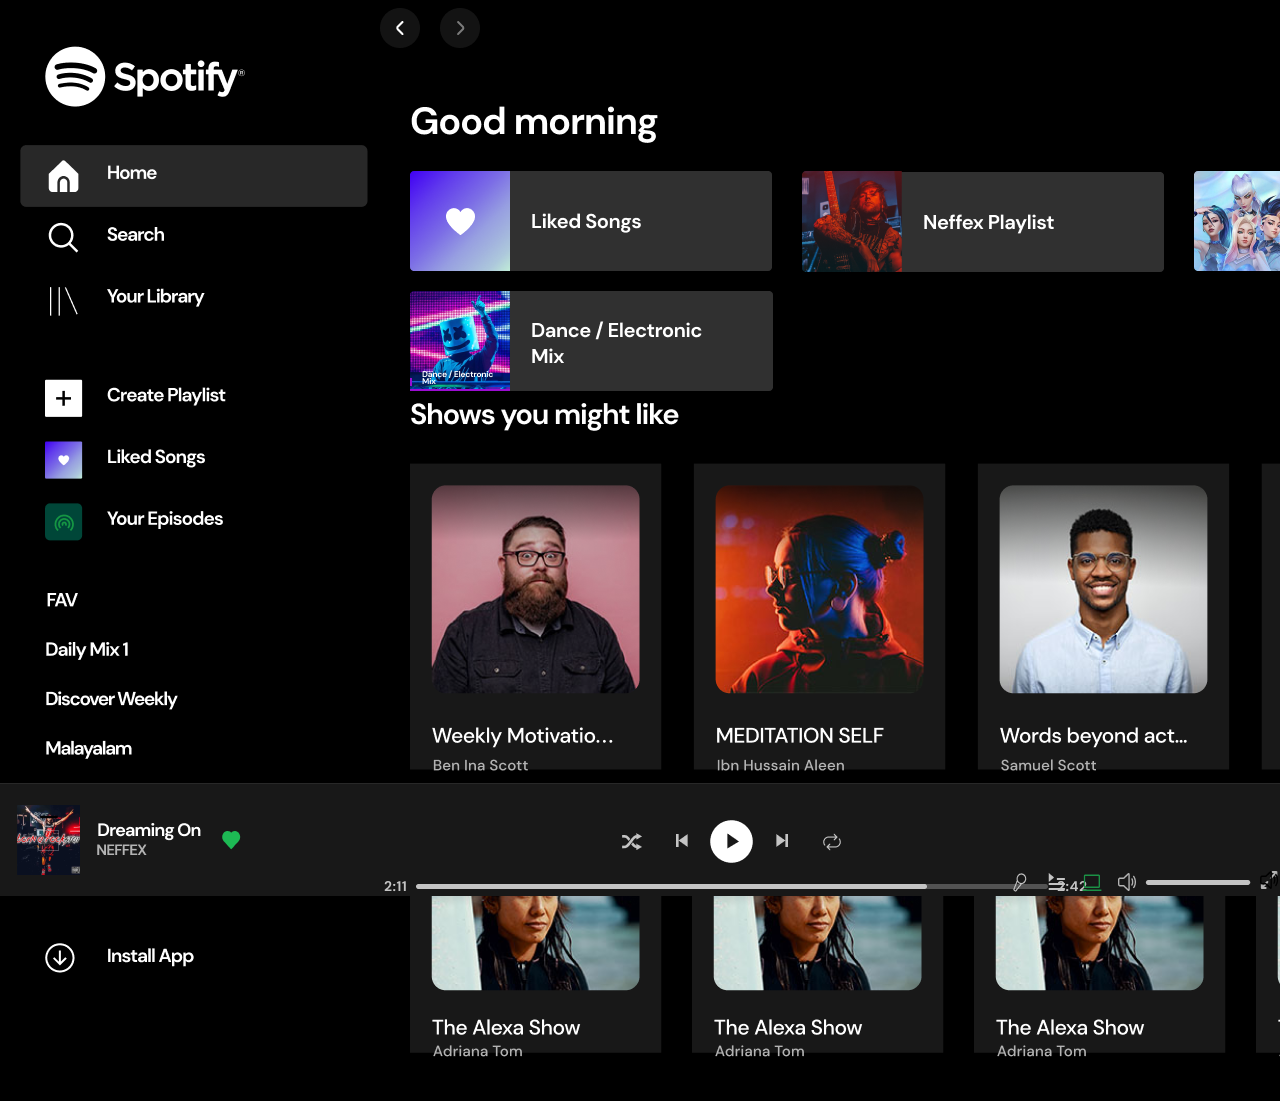
<file: index.html>
<!DOCTYPE html>
<html lang="en">
<head>
    <meta charset="UTF-8">
    <meta name="viewport" content="width=device-width, initial-scale=1.0">
    <title>Spotify</title>
    <link rel="stylesheet" href="index.css">
</head>
<body>
  <div class="gute">
    <div class="main-section-1">
       <div class="nevbar">
            <img class="nevbar" src="Left section.png">
       </div>
    </div>
    <div class="main-section-2">
        <div class="main-middle-section">
             <img class="arrow" src="top arrow navigation.png">
        </div>
        <div class="main-middle-section-2">
           <div class="main-middle-section">
               <img class="liked-songs" src="Title + playlists.png">
           </div>
           <div class="main-middle-section">
               <img class="shows-you-might" src="Shows you might like.png">
           </div>
        </div>   
    </div>
    <div class="main-section-3">
        <div class="last-section">
            <img class="user" src="User.png">     
        </div>
        <div class="last-section-2">
            <img class="see-all" src="SEE ALL.png">
        </div>
    </div>
  </div> 
  <div class="player">
    <div class="full-bar">
        <img class="f-b" src="Down options except music player.png">
    </div>
    <div class="play-p">
        <img class="p-p" src="Music Player Options.png">
    </div>
    <div class="sound">
        <img class="right-sound" src="Right options.png">
    </div>
  </div> 
</body>
</html>
</file>
<file: index.css>
body{
    background-color: black;
    flex-wrap: wrap;
}
.gute{
    display: flex;
    flex-direction: row;
}
.gute{
    margin: 0px;
    padding: 0px;
    width: 100%;
}
.main-middle-section-2{
    margin-top: 15px;
    padding: 30px;
}
.main-section-3{
    justify-content: space-between;   
}
.last-section-2{
    margin-top: 300px;
}
.full-bar{
position: fixed;
bottom: 0px;
left: 0px;
right: 0px;
width: 100%;
}
.play-p{
    position:fixed;
    left: 30%;
    right: 30%;
    bottom: 0px; 
}
.sound{
    position:fixed;
    right: 0%;
    bottom: 0px; 
}
.right-section{
    background: linear-gradient(rgba(144, 174, 167, 1),rgba(0, 0, 0, 1));

}
</file>
